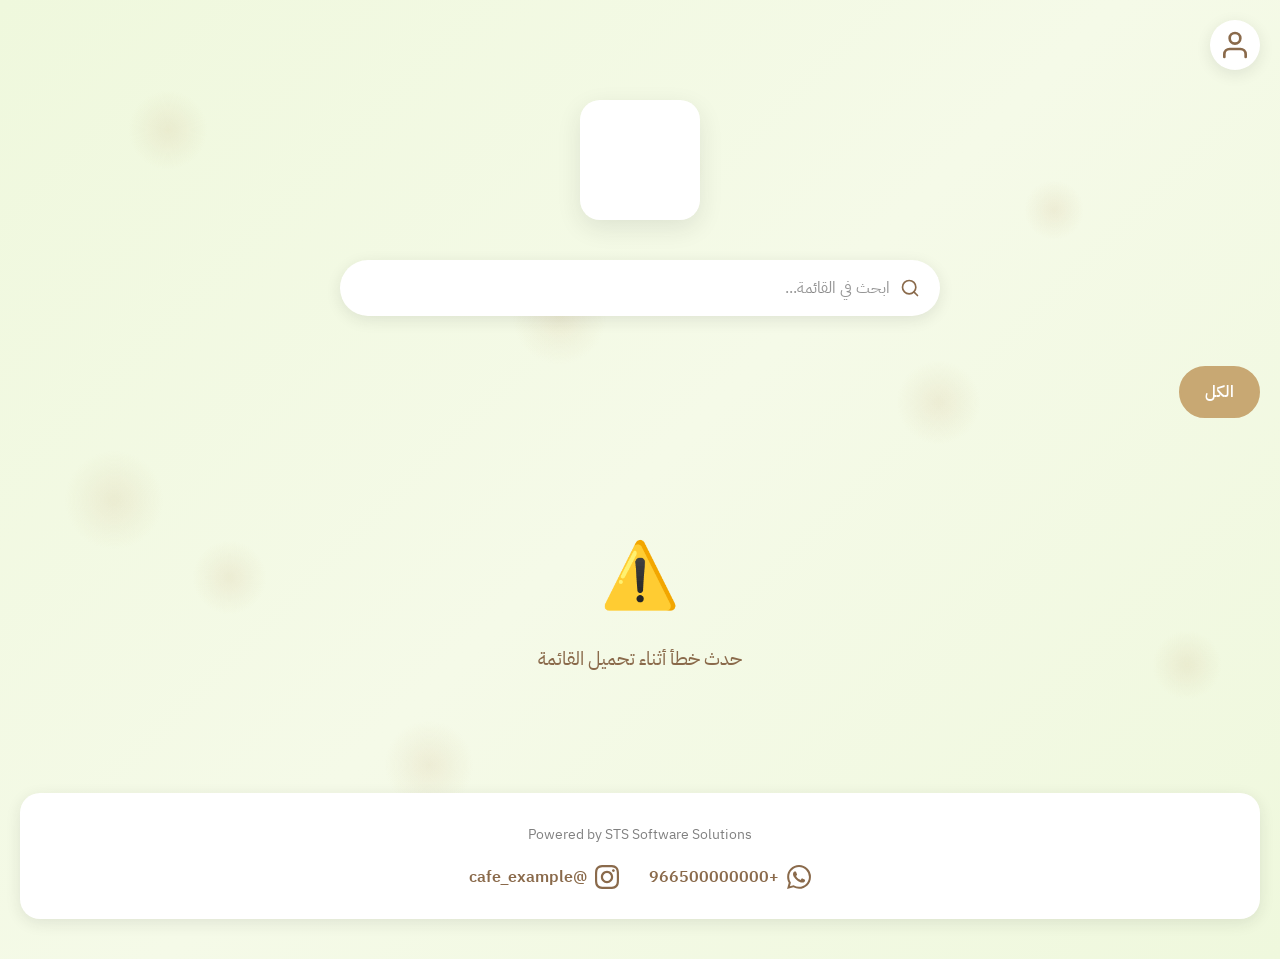
<file: index.html>
<!DOCTYPE html>
<html lang="ar" dir="rtl">
<head>
    <meta charset="UTF-8">
    <meta name="viewport" content="width=device-width, initial-scale=1.0">
    <title>قائمة المقهى</title>

    <!-- Google Fonts - IBM Plex Sans Arabic -->
    <link rel="preconnect" href="https://fonts.googleapis.com">
    <link rel="preconnect" href="https://fonts.gstatic.com" crossorigin>
    <link href="https://fonts.googleapis.com/css2?family=IBM+Plex+Sans+Arabic:wght@300;400;600;700&display=swap" rel="stylesheet">

    <!-- Styles -->
    <link rel="stylesheet" href="css/style.css">
</head>
<body>
    <!-- Floating Particles Background -->
    <div class="particles">
        <div class="particle"></div>
        <div class="particle"></div>
        <div class="particle"></div>
        <div class="particle"></div>
        <div class="particle"></div>
        <div class="particle"></div>
        <div class="particle"></div>
        <div class="particle"></div>
        <div class="particle"></div>
        <div class="particle"></div>
    </div>

    <!-- Profile Icon (Top Right) -->
    <a href="admin-login.html" class="profile-icon" title="تسجيل الدخول">
        <svg xmlns="http://www.w3.org/2000/svg" width="32" height="32" viewBox="0 0 24 24" fill="none" stroke="currentColor" stroke-width="2" stroke-linecap="round" stroke-linejoin="round">
            <path d="M20 21v-2a4 4 0 0 0-4-4H8a4 4 0 0 0-4 4v2"></path>
            <circle cx="12" cy="7" r="4"></circle>
        </svg>
    </a>

    <!-- Main Container -->
    <div class="container">
        <!-- Logo -->
        <div class="logo-container">
            <div class="logo" id="cafe-logo">
                <span class="logo-placeholder"></span>
            </div>
            <h1 class="cafe-name" id="cafe-name"></h1>
        </div>

        <!-- Search Bar --> 
        <div class="search-container">
            <input type="text" id="search-input" class="search-input" placeholder="ابحث في القائمة...">
            <svg class="search-icon" xmlns="http://www.w3.org/2000/svg" width="20" height="20" viewBox="0 0 24 24" fill="none" stroke="currentColor" stroke-width="2" stroke-linecap="round" stroke-linejoin="round">
                <circle cx="11" cy="11" r="8"></circle>
                <path d="m21 21-4.35-4.35"></path>
            </svg>
        </div>

        <!-- Category Tabs -->
        <div class="category-tabs" id="category-tabs">
            <button class="category-tab active" data-category="all">
                <span class="tab-icon">🌟</span>
                <span class="tab-name">الكل</span>
            </button>
            <!-- Dynamic categories will be loaded here -->
        </div>

        <!-- Items Grid -->
        <div class="items-grid" id="items-grid">
            <!-- Loading state -->
            <div class="loading">جاري التحميل...</div>
        </div>

        <!-- Footer -->
        <footer class="footer">
            <div class="footer-content">
                <p class="powered-by">Powered by STS Software Solutions</p>
                <div class="social-links">
                    <a href="#" class="social-link" id="whatsapp-link" target="_blank">
                        <svg xmlns="http://www.w3.org/2000/svg" width="24" height="24" viewBox="0 0 24 24" fill="currentColor">
                            <path d="M17.472 14.382c-.297-.149-1.758-.867-2.03-.967-.273-.099-.471-.148-.67.15-.197.297-.767.966-.94 1.164-.173.199-.347.223-.644.075-.297-.15-1.255-.463-2.39-1.475-.883-.788-1.48-1.761-1.653-2.059-.173-.297-.018-.458.13-.606.134-.133.298-.347.446-.52.149-.174.198-.298.298-.497.099-.198.05-.371-.025-.52-.075-.149-.669-1.612-.916-2.207-.242-.579-.487-.5-.669-.51-.173-.008-.371-.01-.57-.01-.198 0-.52.074-.792.372-.272.297-1.04 1.016-1.04 2.479 0 1.462 1.065 2.875 1.213 3.074.149.198 2.096 3.2 5.077 4.487.709.306 1.262.489 1.694.625.712.227 1.36.195 1.871.118.571-.085 1.758-.719 2.006-1.413.248-.694.248-1.289.173-1.413-.074-.124-.272-.198-.57-.347m-5.421 7.403h-.004a9.87 9.87 0 01-5.031-1.378l-.361-.214-3.741.982.998-3.648-.235-.374a9.86 9.86 0 01-1.51-5.26c.001-5.45 4.436-9.884 9.888-9.884 2.64 0 5.122 1.03 6.988 2.898a9.825 9.825 0 012.893 6.994c-.003 5.45-4.437 9.884-9.885 9.884m8.413-18.297A11.815 11.815 0 0012.05 0C5.495 0 .16 5.335.157 11.892c0 2.096.547 4.142 1.588 5.945L.057 24l6.305-1.654a11.882 11.882 0 005.683 1.448h.005c6.554 0 11.89-5.335 11.893-11.893a11.821 11.821 0 00-3.48-8.413Z"/>
                        </svg>
                        <span id="whatsapp-number">+966500000000</span>
                    </a>
                    <a href="#" class="social-link" id="instagram-link" target="_blank">
                        <svg xmlns="http://www.w3.org/2000/svg" width="24" height="24" viewBox="0 0 24 24" fill="currentColor">
                            <path d="M12 2.163c3.204 0 3.584.012 4.85.07 3.252.148 4.771 1.691 4.919 4.919.058 1.265.069 1.645.069 4.849 0 3.205-.012 3.584-.069 4.849-.149 3.225-1.664 4.771-4.919 4.919-1.266.058-1.644.07-4.85.07-3.204 0-3.584-.012-4.849-.07-3.26-.149-4.771-1.699-4.919-4.92-.058-1.265-.07-1.644-.07-4.849 0-3.204.013-3.583.07-4.849.149-3.227 1.664-4.771 4.919-4.919 1.266-.057 1.645-.069 4.849-.069zm0-2.163c-3.259 0-3.667.014-4.947.072-4.358.2-6.78 2.618-6.98 6.98-.059 1.281-.073 1.689-.073 4.948 0 3.259.014 3.668.072 4.948.2 4.358 2.618 6.78 6.98 6.98 1.281.058 1.689.072 4.948.072 3.259 0 3.668-.014 4.948-.072 4.354-.2 6.782-2.618 6.979-6.98.059-1.28.073-1.689.073-4.948 0-3.259-.014-3.667-.072-4.947-.196-4.354-2.617-6.78-6.979-6.98-1.281-.059-1.69-.073-4.949-.073zm0 5.838c-3.403 0-6.162 2.759-6.162 6.162s2.759 6.163 6.162 6.163 6.162-2.759 6.162-6.163c0-3.403-2.759-6.162-6.162-6.162zm0 10.162c-2.209 0-4-1.79-4-4 0-2.209 1.791-4 4-4s4 1.791 4 4c0 2.21-1.791 4-4 4zm6.406-11.845c-.796 0-1.441.645-1.441 1.44s.645 1.44 1.441 1.44c.795 0 1.439-.645 1.439-1.44s-.644-1.44-1.439-1.44z"/>
                        </svg>
                        <span id="instagram-handle">@cafe_example</span>
                    </a>
                </div>
            </div>
        </footer>
    </div>

    <!-- JavaScript -->
    <script src="js/menu.js"></script>
</body>
</html>
</file>
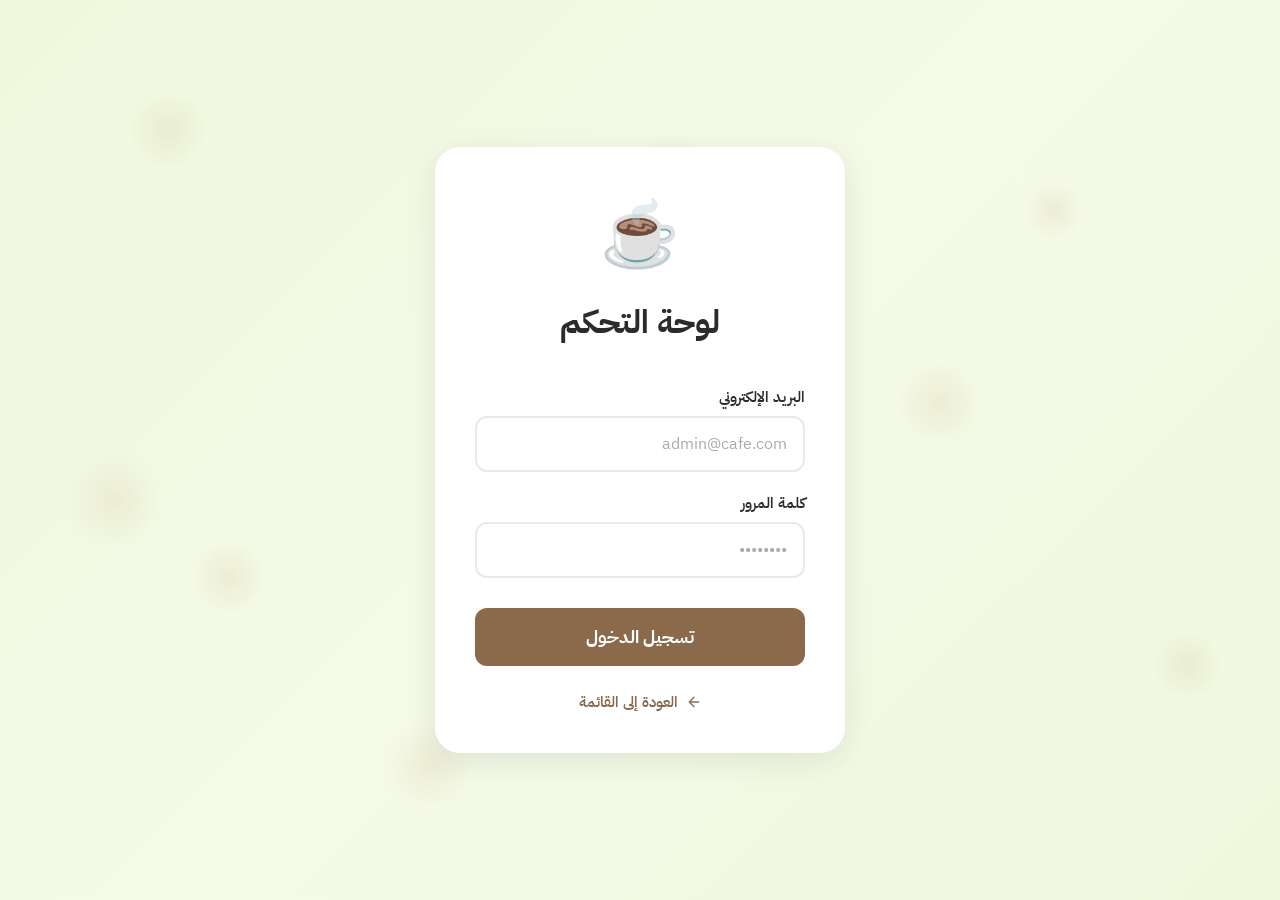
<file: admin-login.html>
<!DOCTYPE html>
<html lang="ar" dir="rtl">
<head>
    <meta charset="UTF-8">
    <meta name="viewport" content="width=device-width, initial-scale=1.0">
    <title>تسجيل الدخول - لوحة التحكم</title>

    <!-- Google Fonts - IBM Plex Sans Arabic -->
    <link rel="preconnect" href="https://fonts.googleapis.com">
    <link rel="preconnect" href="https://fonts.gstatic.com" crossorigin>
    <link href="https://fonts.googleapis.com/css2?family=IBM+Plex+Sans+Arabic:wght@300;400;600;700&display=swap" rel="stylesheet">

    <!-- Styles -->
    <link rel="stylesheet" href="css/auth.css">
</head>
<body>
    <!-- Floating Particles Background -->
    <div class="particles">
        <div class="particle"></div>
        <div class="particle"></div>
        <div class="particle"></div>
        <div class="particle"></div>
        <div class="particle"></div>
        <div class="particle"></div>
        <div class="particle"></div>
        <div class="particle"></div>
    </div>

    <!-- Login Container -->
    <div class="auth-container">
        <div class="auth-card">
            <!-- Logo -->
            <div class="auth-logo">
                <span class="logo-icon">☕</span>
                <h1>لوحة التحكم</h1>
            </div>

            <!-- Login Form -->
            <form id="login-form" class="auth-form">
                <div class="form-group">
                    <label for="email">البريد الإلكتروني</label>
                    <input
                        type="email"
                        id="email"
                        name="email"
                        placeholder="admin@cafe.com"
                        required
                        autocomplete="email"
                    >
                </div>

                <div class="form-group">
                    <label for="password">كلمة المرور</label>
                    <input
                        type="password"
                        id="password"
                        name="password"
                        placeholder="••••••••"
                        required
                        autocomplete="current-password"
                    >
                </div>

                <!-- Error Message -->
                <div id="error-message" class="error-message" style="display: none;"></div>

                <!-- Submit Button -->
                <button type="submit" class="btn-submit" id="submit-btn">
                    <span id="btn-text">تسجيل الدخول</span>
                    <span id="btn-loading" style="display: none;">جاري التحميل...</span>
                </button>
            </form>

            <!-- Back to Menu -->
            <a href="index.html" class="back-link">
                <svg xmlns="http://www.w3.org/2000/svg" width="16" height="16" viewBox="0 0 24 24" fill="none" stroke="currentColor" stroke-width="2" stroke-linecap="round" stroke-linejoin="round">
                    <path d="M19 12H5M12 19l-7-7 7-7"/>
                </svg>
                العودة إلى القائمة
            </a>
        </div>
    </div>

    <!-- JavaScript -->
    <script src="js/auth.js"></script>
</body>
</html>
</file>
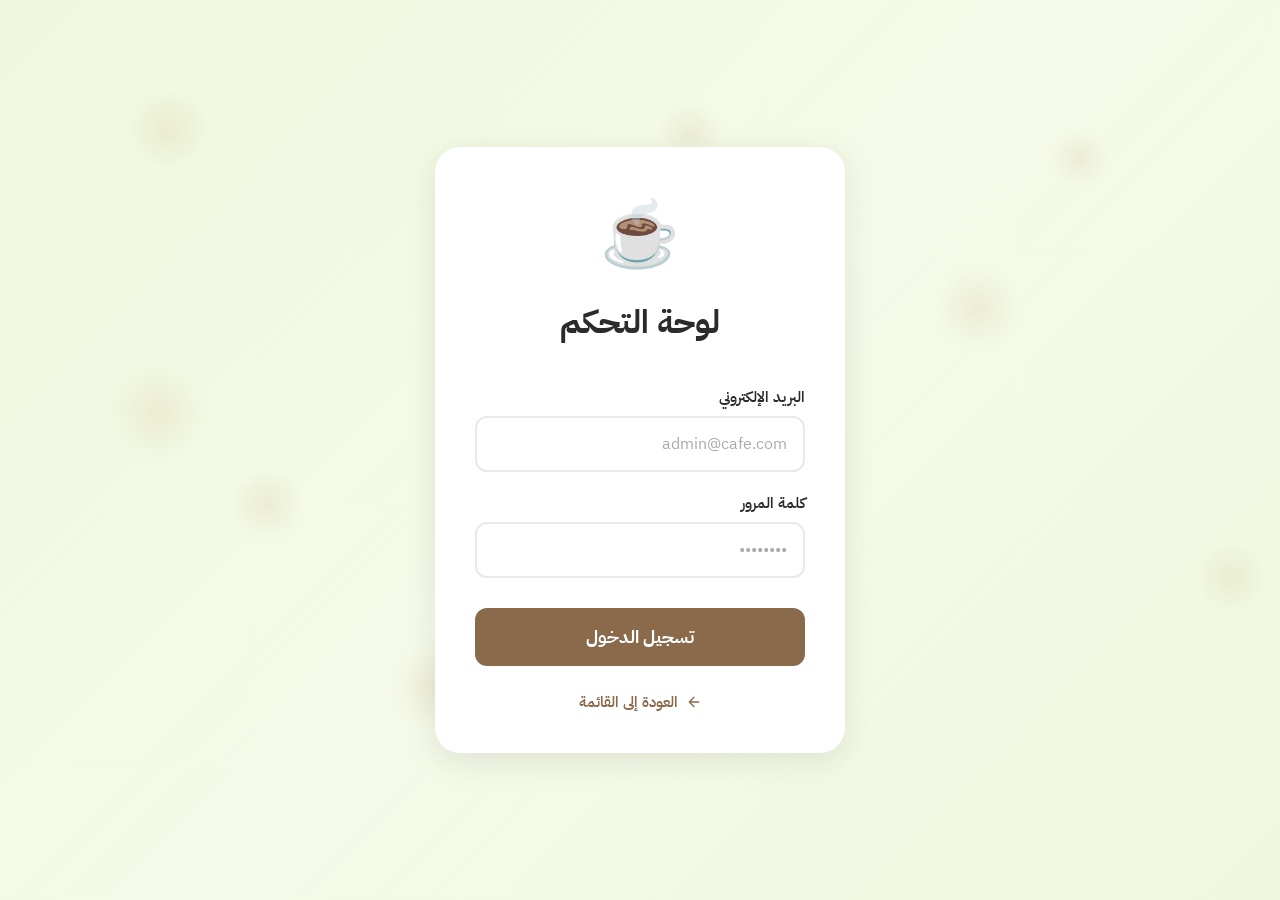
<file: admin.html>
<!DOCTYPE html>
<html lang="ar" dir="rtl">
<head>
    <meta charset="UTF-8">
    <meta name="viewport" content="width=device-width, initial-scale=1.0">
    <title>لوحة التحكم - قائمة المقهى</title>

    <!-- Google Fonts - IBM Plex Sans Arabic -->
    <link rel="preconnect" href="https://fonts.googleapis.com">
    <link rel="preconnect" href="https://fonts.gstatic.com" crossorigin>
    <link href="https://fonts.googleapis.com/css2?family=IBM+Plex+Sans+Arabic:wght@300;400;600;700&display=swap" rel="stylesheet">

    <!-- Styles -->
    <link rel="stylesheet" href="css/admin.css">
</head>
<body>
    <!-- Sidebar -->
    <aside class="sidebar">
        <div class="sidebar-header">
            <span class="logo-icon">☕</span>
            <h2>لوحة التحكم</h2>
        </div>

        <nav class="sidebar-nav">
            <a href="#" class="nav-item active" data-section="dashboard">
                <svg xmlns="http://www.w3.org/2000/svg" width="20" height="20" viewBox="0 0 24 24" fill="none" stroke="currentColor" stroke-width="2" stroke-linecap="round" stroke-linejoin="round">
                    <rect x="3" y="3" width="7" height="7"></rect>
                    <rect x="14" y="3" width="7" height="7"></rect>
                    <rect x="14" y="14" width="7" height="7"></rect>
                    <rect x="3" y="14" width="7" height="7"></rect>
                </svg>
                <span>لوحة المعلومات</span>
            </a>

            <a href="#" class="nav-item" data-section="categories">
                <svg xmlns="http://www.w3.org/2000/svg" width="20" height="20" viewBox="0 0 24 24" fill="none" stroke="currentColor" stroke-width="2" stroke-linecap="round" stroke-linejoin="round">
                    <line x1="8" y1="6" x2="21" y2="6"></line>
                    <line x1="8" y1="12" x2="21" y2="12"></line>
                    <line x1="8" y1="18" x2="21" y2="18"></line>
                    <line x1="3" y1="6" x2="3.01" y2="6"></line>
                    <line x1="3" y1="12" x2="3.01" y2="12"></line>
                    <line x1="3" y1="18" x2="3.01" y2="18"></line>
                </svg>
                <span>إدارة الفئات</span>
            </a>

            <a href="#" class="nav-item" data-section="items">
                <svg xmlns="http://www.w3.org/2000/svg" width="20" height="20" viewBox="0 0 24 24" fill="none" stroke="currentColor" stroke-width="2" stroke-linecap="round" stroke-linejoin="round">
                    <circle cx="9" cy="21" r="1"></circle>
                    <circle cx="20" cy="21" r="1"></circle>
                    <path d="M1 1h4l2.68 13.39a2 2 0 0 0 2 1.61h9.72a2 2 0 0 0 2-1.61L23 6H6"></path>
                </svg>
                <span>إدارة الأصناف</span>
            </a>

            <a href="#" class="nav-item" data-section="settings">
                <svg xmlns="http://www.w3.org/2000/svg" width="20" height="20" viewBox="0 0 24 24" fill="none" stroke="currentColor" stroke-width="2" stroke-linecap="round" stroke-linejoin="round">
                    <circle cx="12" cy="12" r="3"></circle>
                    <path d="M12 1v6m0 6v6m-9-9h6m6 0h6"></path>
                </svg>
                <span>إعدادات المقهى</span>
            </a>

            <a href="#" class="nav-item" id="logout-btn">
                <svg xmlns="http://www.w3.org/2000/svg" width="20" height="20" viewBox="0 0 24 24" fill="none" stroke="currentColor" stroke-width="2" stroke-linecap="round" stroke-linejoin="round">
                    <path d="M9 21H5a2 2 0 0 1-2-2V5a2 2 0 0 1 2-2h4"></path>
                    <polyline points="16 17 21 12 16 7"></polyline>
                    <line x1="21" y1="12" x2="9" y2="12"></line>
                </svg>
                <span>تسجيل الخروج</span>
            </a>
        </nav>
    </aside>

    <!-- Main Content -->
    <main class="main-content">
        <!-- Dashboard Section -->
        <section id="section-dashboard" class="content-section active">
            <h1 class="section-title">لوحة المعلومات</h1>

            <!-- Statistics Cards -->
            <div class="stats-grid">
                <div class="stat-card">
                    <div class="stat-icon" style="background: #8A6A4B;">
                        <svg xmlns="http://www.w3.org/2000/svg" width="24" height="24" viewBox="0 0 24 24" fill="none" stroke="currentColor" stroke-width="2" stroke-linecap="round" stroke-linejoin="round">
                            <circle cx="9" cy="21" r="1"></circle>
                            <circle cx="20" cy="21" r="1"></circle>
                            <path d="M1 1h4l2.68 13.39a2 2 0 0 0 2 1.61h9.72a2 2 0 0 0 2-1.61L23 6H6"></path>
                        </svg>
                    </div>
                    <div class="stat-content">
                        <p class="stat-label">إجمالي الأصناف</p>
                        <h2 class="stat-value" id="stat-total-items">0</h2>
                    </div>
                </div>

                <div class="stat-card">
                    <div class="stat-icon" style="background: #C8A873;">
                        <svg xmlns="http://www.w3.org/2000/svg" width="24" height="24" viewBox="0 0 24 24" fill="none" stroke="currentColor" stroke-width="2" stroke-linecap="round" stroke-linejoin="round">
                            <line x1="8" y1="6" x2="21" y2="6"></line>
                            <line x1="8" y1="12" x2="21" y2="12"></line>
                            <line x1="8" y1="18" x2="21" y2="18"></line>
                            <line x1="3" y1="6" x2="3.01" y2="6"></line>
                            <line x1="3" y1="12" x2="3.01" y2="12"></line>
                            <line x1="3" y1="18" x2="3.01" y2="18"></line>
                        </svg>
                    </div>
                    <div class="stat-content">
                        <p class="stat-label">إجمالي الفئات</p>
                        <h2 class="stat-value" id="stat-total-categories">0</h2>
                    </div>
                </div>

                <div class="stat-card">
                    <div class="stat-icon" style="background: #8A6A4B;">
                        <svg xmlns="http://www.w3.org/2000/svg" width="24" height="24" viewBox="0 0 24 24" fill="none" stroke="currentColor" stroke-width="2" stroke-linecap="round" stroke-linejoin="round">
                            <line x1="12" y1="1" x2="12" y2="23"></line>
                            <path d="M17 5H9.5a3.5 3.5 0 0 0 0 7h5a3.5 3.5 0 0 1 0 7H6"></path>
                        </svg>
                    </div>
                    <div class="stat-content">
                        <p class="stat-label">متوسط السعر</p>
                        <h2 class="stat-value" id="stat-avg-price">0 ر.س</h2>
                    </div>
                </div>

                <div class="stat-card">
                    <div class="stat-icon" style="background: #C8A873;">
                        <svg xmlns="http://www.w3.org/2000/svg" width="24" height="24" viewBox="0 0 24 24" fill="none" stroke="currentColor" stroke-width="2" stroke-linecap="round" stroke-linejoin="round">
                            <path d="M12 2v20M17 5H9.5a3.5 3.5 0 0 0 0 7h5a3.5 3.5 0 0 1 0 7H6"></path>
                        </svg>
                    </div>
                    <div class="stat-content">
                        <p class="stat-label">أعلى سعر</p>
                        <h2 class="stat-value" id="stat-max-price">0 ر.س</h2>
                    </div>
                </div>
            </div>
        </section>

        <!-- Categories Section -->
        <section id="section-categories" class="content-section">
            <div class="section-header">
                <h1 class="section-title">إدارة الفئات</h1>
                <button class="btn-primary" id="add-category-btn">
                    <svg xmlns="http://www.w3.org/2000/svg" width="18" height="18" viewBox="0 0 24 24" fill="none" stroke="currentColor" stroke-width="2" stroke-linecap="round" stroke-linejoin="round">
                        <line x1="12" y1="5" x2="12" y2="19"></line>
                        <line x1="5" y1="12" x2="19" y2="12"></line>
                    </svg>
                    إضافة فئة جديدة
                </button>
            </div>

            <div class="table-container">
                <table class="data-table">
                    <thead>
                        <tr>
                            <th>اسم الفئة</th>
                            <th>عدد الأصناف</th>
                            <th>ترتيب العرض</th>
                            <th>الإجراءات</th>
                        </tr>
                    </thead>
                    <tbody id="categories-table">
                        <tr>
                            <td colspan="4" class="loading-cell">جاري التحميل...</td>
                        </tr>
                    </tbody>
                </table>
            </div>
        </section>

        <!-- Items Section -->
        <section id="section-items" class="content-section">
            <div class="section-header">
                <h1 class="section-title">إدارة الأصناف</h1>
                <button class="btn-primary" id="add-item-btn">
                    <svg xmlns="http://www.w3.org/2000/svg" width="18" height="18" viewBox="0 0 24 24" fill="none" stroke="currentColor" stroke-width="2" stroke-linecap="round" stroke-linejoin="round">
                        <line x1="12" y1="5" x2="12" y2="19"></line>
                        <line x1="5" y1="12" x2="19" y2="12"></line>
                    </svg>
                    إضافة صنف جديد
                </button>
            </div>

            <!-- Filter by Category -->
            <div class="filter-container">
                <label for="filter-category">تصفية حسب الفئة:</label>
                <select id="filter-category" class="filter-select">
                    <option value="">الكل</option>
                </select>
            </div>

            <div class="table-container">
                <table class="data-table">
                    <thead>
                        <tr>
                            <th>الصورة</th>
                            <th>الاسم</th>
                            <th>الفئة</th>
                            <th>الوصف</th>
                            <th>السعر</th>
                            <th>الإجراءات</th>
                        </tr>
                    </thead>
                    <tbody id="items-table">
                        <tr>
                            <td colspan="6" class="loading-cell">جاري التحميل...</td>
                        </tr>
                    </tbody>
                </table>
            </div>
        </section>

        <!-- Settings Section -->
        <section id="section-settings" class="content-section">
            <h1 class="section-title">إعدادات المقهى</h1>

            <div class="settings-container">
                <form id="settings-form" class="settings-form">
                    <div class="form-group">
                        <label for="cafe-name">اسم المقهى</label>
                        <input type="text" id="cafe-name" name="cafe_name" required>
                    </div>

                    <div class="form-group">
                        <label for="logo-file">شعار المقهى</label>
                        <input type="file" id="logo-file" name="logo" accept="image/*">
                        <small>اترك فارغاً لاستخدام الشعار الافتراضي</small>
                        <div id="logo-preview" style="margin-top: 10px; display: none;">
                            <img id="logo-preview-img" src="" alt="معاينة الشعار" style="max-width: 120px; max-height: 120px; border-radius: 12px;">
                        </div>
                    </div>

                    <button type="submit" class="btn-primary">حفظ التغييرات</button>
                </form>
            </div>
        </section>
    </main>

    <!-- Category Modal -->
    <div id="category-modal" class="modal">
        <div class="modal-content">
            <div class="modal-header">
                <h2 id="category-modal-title">إضافة فئة جديدة</h2>
                <button class="modal-close">&times;</button>
            </div>

            <form id="category-form">
                <input type="hidden" id="category-id" name="id">

                <div class="form-group">
                    <label for="category-name">اسم الفئة *</label>
                    <input type="text" id="category-name" name="name" required>
                </div>

                <div class="form-group">
                    <label for="category-order">ترتيب العرض</label>
                    <input type="number" id="category-order" name="display_order" value="0" min="0">
                    <small>0 = تلقائي</small>
                </div>

                <div class="modal-actions">
                    <button type="button" class="btn-secondary modal-cancel">إلغاء</button>
                    <button type="submit" class="btn-primary">حفظ</button>
                </div>
            </form>
        </div>
    </div>

    <!-- Item Modal -->
    <div id="item-modal" class="modal">
        <div class="modal-content">
            <div class="modal-header">
                <h2 id="item-modal-title">إضافة صنف جديد</h2>
                <button class="modal-close">&times;</button>
            </div>

            <form id="item-form">
                <input type="hidden" id="item-id" name="id">

                <div class="form-group">
                    <label for="item-category">الفئة *</label>
                    <select id="item-category" name="category_id" required style="display: none;">
                        <option value="">اختر الفئة</option>
                    </select>
                    <div class="custom-select" id="custom-category-select">
                        <div class="custom-select-trigger">
                            <span class="custom-select-text">اختر الفئة</span>
                            <div class="custom-select-arrow"></div>
                        </div>
                        <div class="custom-select-options">
                            <!-- Options will be populated by JavaScript -->
                        </div>
                    </div>
                </div>

                <div class="form-group">
                    <label for="item-name">اسم الصنف *</label>
                    <input type="text" id="item-name" name="name" required>
                </div>

                <div class="form-group">
                    <label for="item-description">الوصف</label>
                    <textarea id="item-description" name="description" rows="3"></textarea>
                </div>

                <div class="form-group">
                    <label for="item-price">السعر (ر.س) *</label>
                    <input type="number" id="item-price" name="price" step="0.01" min="0" required>
                </div>

                <div class="form-group">
                    <label for="item-image">صورة الصنف</label>
                    <input type="file" id="item-image" name="image" accept="image/*">
                    <small>اترك فارغاً لاستخدام الرمز الافتراضي</small>
                    <div id="image-preview" style="margin-top: 10px; display: none;">
                        <img id="preview-img" src="" alt="معاينة" style="max-width: 200px; max-height: 200px; border-radius: 12px;">
                    </div>
                </div>

                <div class="modal-actions">
                    <button type="button" class="btn-secondary modal-cancel">إلغاء</button>
                    <button type="submit" class="btn-primary">حفظ</button>
                </div>
            </form>
        </div>
    </div>

    <!-- Delete Confirmation Modal -->
    <div id="delete-modal" class="modal">
        <div class="modal-content modal-small">
            <div class="modal-header">
                <h2 id="delete-modal-title">تأكيد الحذف</h2>
                <button class="modal-close">&times;</button>
            </div>

            <div class="modal-body">
                <p id="delete-modal-message">هل أنت متأكد من حذف هذا العنصر؟</p>
            </div>

            <div class="modal-actions">
                <button type="button" class="btn-secondary modal-cancel">إلغاء</button>
                <button type="button" class="btn-danger" id="confirm-delete-btn">حذف</button>
            </div>
        </div>
    </div>

    <!-- Mobile Bottom Navbar -->
    <nav class="mobile-navbar">
        <a href="#" class="mobile-nav-item active" data-section="dashboard">
            <svg xmlns="http://www.w3.org/2000/svg" viewBox="0 0 24 24" fill="none" stroke="currentColor" stroke-width="2" stroke-linecap="round" stroke-linejoin="round">
                <rect x="3" y="3" width="7" height="7"></rect>
                <rect x="14" y="3" width="7" height="7"></rect>
                <rect x="14" y="14" width="7" height="7"></rect>
                <rect x="3" y="14" width="7" height="7"></rect>
            </svg>
            <span>الرئيسية</span>
        </a>

        <a href="#" class="mobile-nav-item" data-section="categories">
            <svg xmlns="http://www.w3.org/2000/svg" viewBox="0 0 24 24" fill="none" stroke="currentColor" stroke-width="2" stroke-linecap="round" stroke-linejoin="round">
                <line x1="8" y1="6" x2="21" y2="6"></line>
                <line x1="8" y1="12" x2="21" y2="12"></line>
                <line x1="8" y1="18" x2="21" y2="18"></line>
                <line x1="3" y1="6" x2="3.01" y2="6"></line>
                <line x1="3" y1="12" x2="3.01" y2="12"></line>
                <line x1="3" y1="18" x2="3.01" y2="18"></line>
            </svg>
            <span>الفئات</span>
        </a>

        <a href="#" class="mobile-nav-item" data-section="items">
            <svg xmlns="http://www.w3.org/2000/svg" viewBox="0 0 24 24" fill="none" stroke="currentColor" stroke-width="2" stroke-linecap="round" stroke-linejoin="round">
                <circle cx="9" cy="21" r="1"></circle>
                <circle cx="20" cy="21" r="1"></circle>
                <path d="M1 1h4l2.68 13.39a2 2 0 0 0 2 1.61h9.72a2 2 0 0 0 2-1.61L23 6H6"></path>
            </svg>
            <span>الأصناف</span>
        </a>

        <a href="#" class="mobile-nav-item" data-section="settings">
            <svg xmlns="http://www.w3.org/2000/svg" viewBox="0 0 24 24" fill="none" stroke="currentColor" stroke-width="2" stroke-linecap="round" stroke-linejoin="round">
                <circle cx="12" cy="12" r="3"></circle>
                <path d="M12 1v6m0 6v6m-9-9h6m6 0h6"></path>
            </svg>
            <span>الإعدادات</span>
        </a>

        <a href="#" class="mobile-nav-item" id="mobile-logout-btn">
            <svg xmlns="http://www.w3.org/2000/svg" viewBox="0 0 24 24" fill="none" stroke="currentColor" stroke-width="2" stroke-linecap="round" stroke-linejoin="round">
                <path d="M9 21H5a2 2 0 0 1-2-2V5a2 2 0 0 1 2-2h4"></path>
                <polyline points="16 17 21 12 16 7"></polyline>
                <line x1="21" y1="12" x2="9" y2="12"></line>
            </svg>
            <span>خروج</span>
        </a>
    </nav>

    <!-- Scripts -->
    <script src="js/admin-categories.js"></script>
    <script src="js/admin-items.js"></script>
    <script src="js/admin-settings.js"></script>
</body>
</html>
</file>
<file: css/style.css>
/* Cafe Menu System - Customer Menu Styles */

/* Root Variables - Color Palette */
:root {
    --bg-cream: #EFF8DD;
    --text-primary: #2B2B2B;
    --accent-mocha: #8A6A4B;
    --accent-gold: #C8A873;
    --white: #ffffff;
    --shadow: rgba(43, 43, 43, 0.1);
}

/* Reset & Base Styles */
* {
    margin: 0;
    padding: 0;
    box-sizing: border-box;
}

body {
    font-family: 'IBM Plex Sans Arabic', sans-serif;
    background: linear-gradient(135deg, #EFF8DD 0%, #F5FAE8 50%, #EFF8DD 100%);
    color: var(--text-primary);
    min-height: 100vh;
    direction: rtl;
    overflow-x: hidden;
    position: relative;
}

/* Floating Particles */
.particles {
    position: fixed;
    top: 0;
    left: 0;
    width: 100%;
    height: 100%;
    pointer-events: none;
    z-index: 1;
}

.particle {
    position: absolute;
    background: radial-gradient(circle, var(--accent-gold) 0%, transparent 70%);
    border-radius: 50%;
    opacity: 0.15;
    animation: float linear infinite;
}

.particle:nth-child(1) { width: 80px; height: 80px; top: 10%; left: 10%; animation-duration: 25s; }
.particle:nth-child(2) { width: 60px; height: 60px; top: 20%; left: 80%; animation-duration: 30s; animation-delay: -5s; }
.particle:nth-child(3) { width: 100px; height: 100px; top: 50%; left: 5%; animation-duration: 35s; animation-delay: -10s; }
.particle:nth-child(4) { width: 70px; height: 70px; top: 70%; left: 90%; animation-duration: 28s; animation-delay: -8s; }
.particle:nth-child(5) { width: 90px; height: 90px; top: 80%; left: 30%; animation-duration: 32s; animation-delay: -15s; }
.particle:nth-child(6) { width: 65px; height: 65px; top: 15%; left: 50%; animation-duration: 27s; animation-delay: -3s; }
.particle:nth-child(7) { width: 85px; height: 85px; top: 40%; left: 70%; animation-duration: 33s; animation-delay: -12s; }
.particle:nth-child(8) { width: 75px; height: 75px; top: 60%; left: 15%; animation-duration: 29s; animation-delay: -7s; }
.particle:nth-child(9) { width: 95px; height: 95px; top: 30%; left: 40%; animation-duration: 31s; animation-delay: -20s; }
.particle:nth-child(10) { width: 55px; height: 55px; top: 90%; left: 60%; animation-duration: 26s; animation-delay: -18s; }

@keyframes float {
    0% { transform: translateY(0) translateX(0) rotate(0deg); }
    33% { transform: translateY(-100px) translateX(50px) rotate(120deg); }
    66% { transform: translateY(-50px) translateX(-50px) rotate(240deg); }
    100% { transform: translateY(0) translateX(0) rotate(360deg); }
}

/* Profile Icon */
.profile-icon {
    position: fixed;
    top: 20px;
    right: 20px;
    width: 50px;
    height: 50px;
    background: var(--white);
    border-radius: 50%;
    display: flex;
    align-items: center;
    justify-content: center;
    color: var(--accent-mocha);
    box-shadow: 0 4px 15px var(--shadow);
    cursor: pointer;
    transition: all 0.3s ease;
    z-index: 100;
    text-decoration: none;
}

.profile-icon:hover {
    transform: scale(1.1);
    box-shadow: 0 6px 20px rgba(138, 106, 75, 0.3);
}

/* Container */
.container {
    max-width: 1400px;
    margin: 0 auto;
    padding: 100px 20px 40px;
    position: relative;
    z-index: 10;
}

/* Logo */
.logo-container {
    text-align: center;
    margin-bottom: 40px;
}

.logo {
    width: 120px;
    height: 120px;
    margin: 0 auto 15px;
    background: var(--white);
    border-radius: 20px;
    display: flex;
    align-items: center;
    justify-content: center;
    box-shadow: 0 8px 25px var(--shadow);
    overflow: hidden;
}

.logo img {
    width: 100%;
    height: 100%;
    object-fit: cover;
}

.logo-placeholder {
    font-size: 60px;
}

.cafe-name {
    font-size: 2rem;
    font-weight: 700;
    color: var(--text-primary);
    margin: 0;
}

/* Search Bar */
.search-container {
    max-width: 600px;
    margin: 0 auto 40px;
    position: relative;
}

.search-input {
    width: 100%;
    padding: 16px 50px 16px 20px;
    border: none;
    border-radius: 50px;
    background: var(--white);
    backdrop-filter: blur(10px);
    box-shadow: 0 4px 15px var(--shadow);
    font-family: 'IBM Plex Sans Arabic', sans-serif;
    font-size: 1rem;
    color: var(--text-primary);
    transition: all 0.3s ease;
}

.search-input:focus {
    outline: none;
    box-shadow: 0 6px 20px rgba(138, 106, 75, 0.2);
}

.search-input::placeholder {
    color: rgba(43, 43, 43, 0.5);
}

.search-icon {
    position: absolute;
    right: 20px;
    top: 50%;
    transform: translateY(-50%);
    color: var(--accent-mocha);
}

/* Category Tabs */
.category-tabs {
    display: flex;
    flex-wrap: wrap;
    gap: 12px;
    margin-bottom: 40px;
    padding: 10px 0;
}

.category-tab {
    flex-shrink: 0;
    display: flex;
    align-items: center;
    gap: 8px;
    padding: 12px 24px;
    border: 2px solid transparent;
    border-radius: 50px;
    background: var(--white);
    color: var(--text-primary);
    font-family: 'IBM Plex Sans Arabic', sans-serif;
    font-size: 1rem;
    font-weight: 600;
    cursor: pointer;
    transition: all 0.3s ease;
    white-space: nowrap;
}

.category-tab:hover {
    border-color: var(--accent-gold);
    transform: translateY(-2px);
}

.category-tab.active {
    background: var(--accent-gold);
    color: var(--white);
    border-color: var(--accent-gold);
}

.tab-icon {
    display: none;
}

/* Items Grid */
.items-grid {
    display: grid;
    grid-template-columns: repeat(auto-fill, minmax(280px, 1fr));
    gap: 30px;
    margin-bottom: 60px;
}

/* Responsive Grid */
@media (max-width: 640px) {
    .items-grid {
        grid-template-columns: repeat(2, 1fr);
        gap: 15px;
    }
}

@media (min-width: 641px) and (max-width: 1024px) {
    .items-grid {
        grid-template-columns: repeat(2, 1fr);
    }
}

@media (min-width: 1025px) {
    .items-grid {
        grid-template-columns: repeat(4, 1fr);
    }
}

/* Item Card */
.item-card {
    background: var(--white);
    backdrop-filter: blur(10px);
    border-radius: 20px;
    overflow: hidden;
    box-shadow: 0 4px 15px var(--shadow);
    transition: all 0.3s ease;
    cursor: pointer;
}

.item-card:hover {
    transform: scale(1.05);
    box-shadow: 0 8px 25px rgba(138, 106, 75, 0.2);
}

.item-image {
    width: 100%;
    aspect-ratio: 1 / 1;
    overflow: hidden;
    background: linear-gradient(135deg, var(--bg-cream) 0%, var(--accent-gold) 100%);
    display: flex;
    align-items: center;
    justify-content: center;
}

.item-image img {
    width: 100%;
    height: 100%;
    object-fit: cover;
}

.item-placeholder {
    font-size: 4rem;
}

.item-content {
    padding: 20px;
}

.item-name {
    font-size: 1.1rem;
    font-weight: 700;
    color: var(--text-primary);
    margin-bottom: 8px;
}

.item-description {
    font-size: 0.9rem;
    color: rgba(43, 43, 43, 0.7);
    margin-bottom: 12px;
    line-height: 1.5;
    display: -webkit-box;
    -webkit-line-clamp: 2;
    -webkit-box-orient: vertical;
    overflow: hidden;
}

.item-price {
    font-size: 1.2rem;
    font-weight: 700;
    color: var(--accent-mocha);
}

/* Loading State */
.loading {
    grid-column: 1 / -1;
    text-align: center;
    padding: 60px 20px;
    font-size: 1.2rem;
    color: var(--accent-mocha);
}

/* Empty State */
.empty-state {
    grid-column: 1 / -1;
    text-align: center;
    padding: 60px 20px;
}

.empty-state-icon {
    font-size: 4rem;
    margin-bottom: 20px;
}

.empty-state-text {
    font-size: 1.2rem;
    color: var(--accent-mocha);
}

/* Footer */
.footer {
    background: var(--white);
    backdrop-filter: blur(10px);
    border-radius: 20px;
    padding: 30px;
    margin-top: 40px;
    box-shadow: 0 4px 15px var(--shadow);
}

.footer-content {
    text-align: center;
}

.powered-by {
    font-size: 0.9rem;
    color: rgba(43, 43, 43, 0.6);
    margin-bottom: 20px;
}

.social-links {
    display: flex;
    justify-content: center;
    gap: 30px;
    flex-wrap: wrap;
}

.social-link {
    display: flex;
    align-items: center;
    gap: 8px;
    color: var(--accent-mocha);
    text-decoration: none;
    font-weight: 600;
    transition: all 0.3s ease;
}

.social-link:hover {
    color: var(--accent-gold);
    transform: translateY(-2px);
}

.social-link svg {
    flex-shrink: 0;
}

/* Mobile Adjustments */
@media (max-width: 640px) {
    .container {
        padding: 80px 15px 20px;
    }

    .logo {
        width: 100px;
        height: 100px;
    }

    .logo-placeholder {
        font-size: 50px;
    }

    .cafe-name {
        font-size: 1.5rem;
    }

    .search-input {
        font-size: 0.9rem;
        padding: 14px 45px 14px 16px;
    }

    .category-tab {
        padding: 10px 18px;
        font-size: 0.9rem;
    }

    .item-name {
        font-size: 1rem;
    }

    .item-description {
        font-size: 0.85rem;
    }

    .item-price {
        font-size: 1.1rem;
    }

    .profile-icon {
        width: 45px;
        height: 45px;
        top: 15px;
        right: 15px;
    }

    .profile-icon svg {
        width: 28px;
        height: 28px;
    }
}
</file>
<file: css/auth.css>
/* Cafe Menu System - Authentication Styles */

/* Root Variables - Color Palette */
:root {
    --bg-cream: #EFF8DD;
    --text-primary: #2B2B2B;
    --accent-mocha: #8A6A4B;
    --accent-gold: #C8A873;
    --white: #ffffff;
    --error-red: #d32f2f;
    --shadow: rgba(43, 43, 43, 0.1);
}

/* Reset & Base Styles */
* {
    margin: 0;
    padding: 0;
    box-sizing: border-box;
}

body {
    font-family: 'IBM Plex Sans Arabic', sans-serif;
    background: linear-gradient(135deg, #EFF8DD 0%, #F5FAE8 50%, #EFF8DD 100%);
    color: var(--text-primary);
    min-height: 100vh;
    direction: rtl;
    overflow-x: hidden;
    display: flex;
    align-items: center;
    justify-content: center;
    position: relative;
}

/* Floating Particles */
.particles {
    position: fixed;
    top: 0;
    left: 0;
    width: 100%;
    height: 100%;
    pointer-events: none;
    z-index: 1;
}

.particle {
    position: absolute;
    background: radial-gradient(circle, var(--accent-gold) 0%, transparent 70%);
    border-radius: 50%;
    opacity: 0.15;
    animation: float linear infinite;
}

.particle:nth-child(1) { width: 80px; height: 80px; top: 10%; left: 10%; animation-duration: 25s; }
.particle:nth-child(2) { width: 60px; height: 60px; top: 20%; left: 80%; animation-duration: 30s; animation-delay: -5s; }
.particle:nth-child(3) { width: 100px; height: 100px; top: 50%; left: 5%; animation-duration: 35s; animation-delay: -10s; }
.particle:nth-child(4) { width: 70px; height: 70px; top: 70%; left: 90%; animation-duration: 28s; animation-delay: -8s; }
.particle:nth-child(5) { width: 90px; height: 90px; top: 80%; left: 30%; animation-duration: 32s; animation-delay: -15s; }
.particle:nth-child(6) { width: 65px; height: 65px; top: 15%; left: 50%; animation-duration: 27s; animation-delay: -3s; }
.particle:nth-child(7) { width: 85px; height: 85px; top: 40%; left: 70%; animation-duration: 33s; animation-delay: -12s; }
.particle:nth-child(8) { width: 75px; height: 75px; top: 60%; left: 15%; animation-duration: 29s; animation-delay: -7s; }

@keyframes float {
    0% { transform: translateY(0) translateX(0) rotate(0deg); }
    33% { transform: translateY(-100px) translateX(50px) rotate(120deg); }
    66% { transform: translateY(-50px) translateX(-50px) rotate(240deg); }
    100% { transform: translateY(0) translateX(0) rotate(360deg); }
}

/* Auth Container */
.auth-container {
    width: 100%;
    max-width: 450px;
    padding: 20px;
    position: relative;
    z-index: 10;
}

/* Auth Card */
.auth-card {
    background: var(--white);
    backdrop-filter: blur(10px);
    border-radius: 25px;
    padding: 40px;
    box-shadow: 0 8px 30px var(--shadow);
}

/* Auth Logo */
.auth-logo {
    text-align: center;
    margin-bottom: 40px;
}

.logo-icon {
    font-size: 4rem;
    display: block;
    margin-bottom: 15px;
}

.auth-logo h1 {
    font-size: 2rem;
    font-weight: 700;
    color: var(--text-primary);
}

/* Auth Form */
.auth-form {
    display: flex;
    flex-direction: column;
    gap: 20px;
}

.form-group {
    display: flex;
    flex-direction: column;
    gap: 8px;
}

.form-group label {
    font-weight: 600;
    color: var(--text-primary);
    font-size: 0.95rem;
}

.form-group input {
    width: 100%;
    padding: 14px 16px;
    border: 2px solid rgba(43, 43, 43, 0.1);
    border-radius: 12px;
    background: var(--white);
    font-family: 'IBM Plex Sans Arabic', sans-serif;
    font-size: 1rem;
    color: var(--text-primary);
    transition: all 0.3s ease;
}

.form-group input:focus {
    outline: none;
    border-color: var(--accent-gold);
    box-shadow: 0 0 0 3px rgba(200, 168, 115, 0.1);
}

.form-group input::placeholder {
    color: rgba(43, 43, 43, 0.4);
}

/* Error Message */
.error-message {
    padding: 12px 16px;
    background: rgba(211, 47, 47, 0.1);
    border: 1px solid var(--error-red);
    border-radius: 12px;
    color: var(--error-red);
    font-size: 0.9rem;
    text-align: center;
}

/* Submit Button */
.btn-submit {
    width: 100%;
    padding: 16px;
    border: none;
    border-radius: 12px;
    background: var(--accent-mocha);
    color: var(--white);
    font-family: 'IBM Plex Sans Arabic', sans-serif;
    font-size: 1.1rem;
    font-weight: 700;
    cursor: pointer;
    transition: all 0.3s ease;
    margin-top: 10px;
}

.btn-submit:hover {
    background: var(--accent-gold);
    transform: translateY(-2px);
    box-shadow: 0 6px 20px rgba(138, 106, 75, 0.3);
}

.btn-submit:active {
    transform: translateY(0);
}

.btn-submit:disabled {
    opacity: 0.6;
    cursor: not-allowed;
    transform: none;
}

/* Back Link */
.back-link {
    display: flex;
    align-items: center;
    justify-content: center;
    gap: 8px;
    margin-top: 25px;
    color: var(--accent-mocha);
    text-decoration: none;
    font-size: 0.95rem;
    font-weight: 600;
    transition: all 0.3s ease;
}

.back-link:hover {
    color: var(--accent-gold);
}

.back-link svg {
    transition: transform 0.3s ease;
}

.back-link:hover svg {
    transform: translateX(4px);
}

/* Mobile Adjustments */
@media (max-width: 640px) {
    .auth-card {
        padding: 30px 25px;
    }

    .auth-logo h1 {
        font-size: 1.6rem;
    }

    .logo-icon {
        font-size: 3rem;
    }

    .form-group input {
        padding: 12px 14px;
        font-size: 0.95rem;
    }

    .btn-submit {
        padding: 14px;
        font-size: 1rem;
    }
}
</file>
<file: css/admin.css>
/* Cafe Menu System - Admin Dashboard Styles */

/* Root Variables - Color Palette */
:root {
    --bg-cream: #EFF8DD;
    --text-primary: #2B2B2B;
    --accent-mocha: #8A6A4B;
    --accent-gold: #C8A873;
    --white: #ffffff;
    --error-red: #d32f2f;
    --success-green: #388e3c;
    --shadow: rgba(43, 43, 43, 0.1);
}

/* Reset & Base Styles */
* {
    margin: 0;
    padding: 0;
    box-sizing: border-box;
}

body {
    font-family: 'IBM Plex Sans Arabic', sans-serif;
    background: linear-gradient(135deg, #EFF8DD 0%, #F5FAE8 50%, #EFF8DD 100%);
    color: var(--text-primary);
    min-height: 100vh;
    direction: rtl;
    overflow-x: hidden;
    display: flex;
}

/* Sidebar */
.sidebar {
    width: 280px;
    background: var(--white);
    height: 100vh;
    position: fixed;
    right: 0;
    top: 0;
    box-shadow: -4px 0 15px var(--shadow);
    display: flex;
    flex-direction: column;
    z-index: 100;
}

.sidebar-header {
    padding: 30px 20px;
    text-align: center;
    border-bottom: 2px solid var(--bg-cream);
}

.logo-icon {
    font-size: 3rem;
    display: block;
    margin-bottom: 10px;
}

.sidebar-header h2 {
    font-size: 1.5rem;
    font-weight: 700;
    color: var(--text-primary);
}

.sidebar-nav {
    flex: 1;
    padding: 20px 0;
    overflow-y: auto;
}

.nav-item {
    display: flex;
    align-items: center;
    gap: 12px;
    padding: 16px 25px;
    color: var(--text-primary);
    text-decoration: none;
    transition: all 0.3s ease;
    font-weight: 600;
    border-right: 3px solid transparent;
}

.nav-item:hover {
    background: var(--bg-cream);
    border-right-color: var(--accent-gold);
}

.nav-item.active {
    background: var(--accent-gold);
    color: var(--white);
    border-right-color: var(--accent-mocha);
}

.nav-item svg {
    flex-shrink: 0;
}

/* Main Content */
.main-content {
    margin-right: 280px;
    padding: 40px;
    width: calc(100% - 280px);
    min-height: 100vh;
}

/* Content Sections */
.content-section {
    display: none;
}

.content-section.active {
    display: block;
    animation: fadeIn 0.3s ease;
}

@keyframes fadeIn {
    from { opacity: 0; transform: translateY(10px); }
    to { opacity: 1; transform: translateY(0); }
}

/* Section Header */
.section-header {
    display: flex;
    justify-content: space-between;
    align-items: center;
    margin-bottom: 30px;
    flex-wrap: wrap;
    gap: 15px;
}

.section-title {
    font-size: 2rem;
    font-weight: 700;
    color: var(--text-primary);
}

/* Buttons */
.btn-primary {
    display: inline-flex;
    align-items: center;
    gap: 8px;
    padding: 12px 24px;
    border: none;
    border-radius: 12px;
    background: var(--accent-mocha);
    color: var(--white);
    font-family: 'IBM Plex Sans Arabic', sans-serif;
    font-size: 1rem;
    font-weight: 600;
    cursor: pointer;
    transition: all 0.3s ease;
}

.btn-primary:hover {
    background: var(--accent-gold);
    transform: translateY(-2px);
    box-shadow: 0 6px 20px rgba(138, 106, 75, 0.3);
}

.btn-secondary {
    display: inline-flex;
    align-items: center;
    gap: 8px;
    padding: 12px 24px;
    border: 2px solid var(--accent-mocha);
    border-radius: 12px;
    background: transparent;
    color: var(--accent-mocha);
    font-family: 'IBM Plex Sans Arabic', sans-serif;
    font-size: 1rem;
    font-weight: 600;
    cursor: pointer;
    transition: all 0.3s ease;
}

.btn-secondary:hover {
    background: var(--accent-mocha);
    color: var(--white);
}

.btn-danger {
    display: inline-flex;
    align-items: center;
    gap: 8px;
    padding: 12px 24px;
    border: none;
    border-radius: 12px;
    background: var(--error-red);
    color: var(--white);
    font-family: 'IBM Plex Sans Arabic', sans-serif;
    font-size: 1rem;
    font-weight: 600;
    cursor: pointer;
    transition: all 0.3s ease;
}

.btn-danger:hover {
    background: #b71c1c;
    transform: translateY(-2px);
    box-shadow: 0 6px 20px rgba(211, 47, 47, 0.3);
}

.btn-icon {
    padding: 8px;
    border: none;
    background: transparent;
    color: var(--accent-mocha);
    cursor: pointer;
    transition: all 0.3s ease;
    border-radius: 8px;
}

.btn-icon:hover {
    background: var(--bg-cream);
    color: var(--accent-gold);
}

.btn-icon.danger:hover {
    color: var(--error-red);
}

/* Statistics Grid */
.stats-grid {
    display: grid;
    grid-template-columns: repeat(auto-fit, minmax(250px, 1fr));
    gap: 25px;
    margin-bottom: 40px;
}

.stat-card {
    background: var(--white);
    border-radius: 16px;
    padding: 25px;
    display: flex;
    align-items: center;
    gap: 20px;
    box-shadow: 0 4px 15px var(--shadow);
    transition: all 0.3s ease;
}

.stat-card:hover {
    transform: translateY(-4px);
    box-shadow: 0 8px 25px rgba(138, 106, 75, 0.2);
}

.stat-icon {
    width: 60px;
    height: 60px;
    border-radius: 12px;
    display: flex;
    align-items: center;
    justify-content: center;
    color: var(--white);
    flex-shrink: 0;
}

.stat-content {
    flex: 1;
}

.stat-label {
    font-size: 0.9rem;
    color: rgba(43, 43, 43, 0.6);
    margin-bottom: 5px;
}

.stat-value {
    font-size: 2rem;
    font-weight: 700;
    color: var(--text-primary);
}

/* Tables */
.table-container {
    background: var(--white);
    border-radius: 16px;
    padding: 25px;
    box-shadow: 0 4px 15px var(--shadow);
    overflow-x: auto;
}

.data-table {
    width: 100%;
    border-collapse: collapse;
}

.data-table thead {
    background: var(--bg-cream);
}

.data-table th {
    padding: 16px;
    text-align: right;
    font-weight: 700;
    color: var(--text-primary);
    border-bottom: 2px solid var(--accent-gold);
}

.data-table td {
    padding: 16px;
    border-bottom: 1px solid rgba(43, 43, 43, 0.1);
}

.data-table tbody tr {
    transition: background 0.2s ease;
}

.data-table tbody tr:hover {
    background: var(--bg-cream);
}

.loading-cell {
    text-align: center;
    padding: 40px !important;
    color: var(--accent-mocha);
}

/* Table Actions */
.table-actions {
    display: flex;
    gap: 8px;
}

/* Item Thumbnail */
.item-thumb {
    width: 50px;
    height: 50px;
    border-radius: 8px;
    object-fit: cover;
    background: var(--bg-cream);
}

.item-thumb-placeholder {
    width: 50px;
    height: 50px;
    border-radius: 8px;
    display: flex;
    align-items: center;
    justify-content: center;
    background: linear-gradient(135deg, var(--bg-cream) 0%, var(--accent-gold) 100%);
    font-size: 1.5rem;
}

/* Filter Container */
.filter-container {
    margin-bottom: 25px;
    display: flex;
    align-items: center;
    gap: 15px;
}

.filter-container label {
    font-weight: 600;
    color: var(--text-primary);
}

.filter-select {
    padding: 10px 16px;
    border: 2px solid rgba(43, 43, 43, 0.1);
    border-radius: 12px;
    background: var(--white);
    font-family: 'IBM Plex Sans Arabic', sans-serif;
    font-size: 1rem;
    color: var(--text-primary);
    cursor: pointer;
    transition: all 0.3s ease;
    min-width: 200px;
}

.filter-select:focus {
    outline: none;
    border-color: var(--accent-gold);
}

/* Settings Form */
.settings-container {
    max-width: 800px;
}

.settings-form {
    background: var(--white);
    border-radius: 16px;
    padding: 30px;
    box-shadow: 0 4px 15px var(--shadow);
}

.form-group {
    margin-bottom: 25px;
}

.form-group label {
    display: block;
    font-weight: 600;
    color: var(--text-primary);
    margin-bottom: 8px;
}

.form-group input,
.form-group textarea,
.form-group select {
    width: 100%;
    padding: 12px 16px;
    border: 2px solid rgba(43, 43, 43, 0.1);
    border-radius: 12px;
    background: var(--white);
    font-family: 'IBM Plex Sans Arabic', sans-serif;
    font-size: 1rem;
    color: var(--text-primary);
    transition: all 0.3s ease;
}

.form-group input:focus,
.form-group textarea:focus,
.form-group select:focus {
    outline: none;
    border-color: var(--accent-gold);
    box-shadow: 0 0 0 3px rgba(200, 168, 115, 0.1);
}

/* Ensure select options use the correct font */
.form-group select option {
    font-family: 'IBM Plex Sans Arabic', sans-serif;
    font-size: 1rem;
    padding: 8px;
}

/* Specific styling for filter dropdown */
.filter-select option {
    font-family: 'IBM Plex Sans Arabic', sans-serif;
    font-size: 1rem;
    padding: 8px;
}

/* Custom Select Dropdown */
.custom-select {
    position: relative;
    width: 100%;
}

.custom-select-trigger {
    width: 100%;
    padding: 12px 40px 12px 16px;
    border: 2px solid rgba(43, 43, 43, 0.1);
    border-radius: 12px;
    background: var(--white);
    font-family: 'IBM Plex Sans Arabic', sans-serif;
    font-size: 1rem;
    color: var(--text-primary);
    cursor: pointer;
    transition: all 0.3s ease;
    text-align: right;
    display: flex;
    justify-content: space-between;
    align-items: center;
}

.custom-select-trigger:hover {
    border-color: var(--accent-gold);
}

.custom-select-trigger.active {
    border-color: var(--accent-gold);
    box-shadow: 0 0 0 3px rgba(200, 168, 115, 0.1);
}

.custom-select-arrow {
    width: 0;
    height: 0;
    border-left: 5px solid transparent;
    border-right: 5px solid transparent;
    border-top: 5px solid var(--text-primary);
    transition: transform 0.3s ease;
}

.custom-select-trigger.active .custom-select-arrow {
    transform: rotate(180deg);
}

.custom-select-options {
    position: absolute;
    top: 100%;
    right: 0;
    left: 0;
    margin-top: 4px;
    background: var(--white);
    border: 2px solid var(--accent-gold);
    border-radius: 12px;
    box-shadow: 0 4px 15px var(--shadow);
    max-height: 250px;
    overflow-y: auto;
    z-index: 100;
    display: none;
}

.custom-select-options.active {
    display: block;
    animation: slideDown 0.2s ease;
}

@keyframes slideDown {
    from {
        opacity: 0;
        transform: translateY(-10px);
    }
    to {
        opacity: 1;
        transform: translateY(0);
    }
}

.custom-select-option {
    padding: 12px 16px;
    font-family: 'IBM Plex Sans Arabic', sans-serif;
    font-size: 1rem;
    color: var(--text-primary);
    cursor: pointer;
    transition: all 0.2s ease;
}

.custom-select-option:hover {
    background: var(--bg-cream);
}

.custom-select-option.selected {
    background: var(--accent-gold);
    color: var(--white);
}

.custom-select-option:first-child {
    border-radius: 10px 10px 0 0;
}

.custom-select-option:last-child {
    border-radius: 0 0 10px 10px;
}

.form-group textarea {
    resize: vertical;
    min-height: 80px;
}

.form-group small {
    display: block;
    margin-top: 6px;
    font-size: 0.85rem;
    color: rgba(43, 43, 43, 0.6);
}

/* Modal */
.modal {
    display: none;
    position: fixed;
    top: 0;
    left: 0;
    width: 100%;
    height: 100%;
    background: rgba(43, 43, 43, 0.7);
    backdrop-filter: blur(4px);
    z-index: 1000;
    align-items: center;
    justify-content: center;
    padding: 20px;
}

.modal.active {
    display: flex;
    animation: fadeIn 0.3s ease;
}

.modal-content {
    background: var(--white);
    border-radius: 20px;
    max-width: 600px;
    width: 100%;
    max-height: 90vh;
    overflow-y: auto;
    box-shadow: 0 8px 40px rgba(43, 43, 43, 0.3);
    animation: slideUp 0.3s ease;
}

.modal-small {
    max-width: 450px;
}

@keyframes slideUp {
    from { opacity: 0; transform: translateY(30px); }
    to { opacity: 1; transform: translateY(0); }
}

.modal-header {
    display: flex;
    justify-content: space-between;
    align-items: center;
    padding: 25px 30px;
    border-bottom: 2px solid var(--bg-cream);
}

.modal-header h2 {
    font-size: 1.5rem;
    font-weight: 700;
    color: var(--text-primary);
}

.modal-close {
    width: 35px;
    height: 35px;
    border: none;
    background: var(--bg-cream);
    color: var(--text-primary);
    font-size: 1.5rem;
    border-radius: 8px;
    cursor: pointer;
    transition: all 0.3s ease;
    display: flex;
    align-items: center;
    justify-content: center;
}

.modal-close:hover {
    background: var(--accent-gold);
    color: var(--white);
}

.modal-body {
    padding: 30px;
}

.modal-body p {
    line-height: 1.6;
    color: var(--text-primary);
}

.modal form {
    padding: 30px;
}

.modal-actions {
    display: flex;
    justify-content: flex-end;
    gap: 12px;
    padding: 0 30px 30px;
}

/* Mobile Responsive */
@media (max-width: 1024px) {
    .sidebar {
        display: none;
    }

    .main-content {
        margin-right: 0;
        width: 100%;
        padding: 20px 20px 100px 20px; /* Extra bottom padding for mobile navbar */
    }

    .section-title {
        font-size: 1.5rem;
    }

    .stats-grid {
        grid-template-columns: 1fr;
    }

    .table-container {
        padding: 15px;
    }

    .data-table th,
    .data-table td {
        padding: 12px 8px;
        font-size: 0.9rem;
    }
}

@media (max-width: 640px) {
    .main-content {
        padding: 15px 15px 100px 15px;
    }

    .section-header {
        flex-direction: column;
        align-items: flex-start;
    }

    .btn-primary,
    .btn-secondary,
    .btn-danger {
        width: 100%;
        justify-content: center;
    }

    .modal-content {
        margin: 10px;
    }

    .modal-header,
    .modal form,
    .modal-body {
        padding: 20px;
    }

    .filter-container {
        flex-direction: column;
        align-items: flex-start;
    }

    .filter-select {
        width: 100%;
    }
}

/* Mobile Bottom Navbar */
.mobile-navbar {
    display: none;
    position: fixed;
    bottom: 0;
    left: 0;
    right: 0;
    background: var(--white);
    box-shadow: 0 -4px 15px var(--shadow);
    padding: 8px 0;
    z-index: 1000;
}

@media (max-width: 1024px) {
    .mobile-navbar {
        display: flex;
        justify-content: space-around;
        align-items: center;
    }
}

.mobile-nav-item {
    display: flex;
    flex-direction: column;
    align-items: center;
    justify-content: center;
    gap: 4px;
    padding: 8px 12px;
    color: var(--text-primary);
    text-decoration: none;
    transition: all 0.3s ease;
    border-radius: 12px;
    min-width: 70px;
    cursor: pointer;
}

.mobile-nav-item svg {
    width: 24px;
    height: 24px;
}

.mobile-nav-item span {
    font-size: 0.75rem;
    font-weight: 600;
}

.mobile-nav-item.active {
    background: var(--accent-gold);
    color: var(--white);
}

.mobile-nav-item:active {
    transform: scale(0.95);
}
</file>
